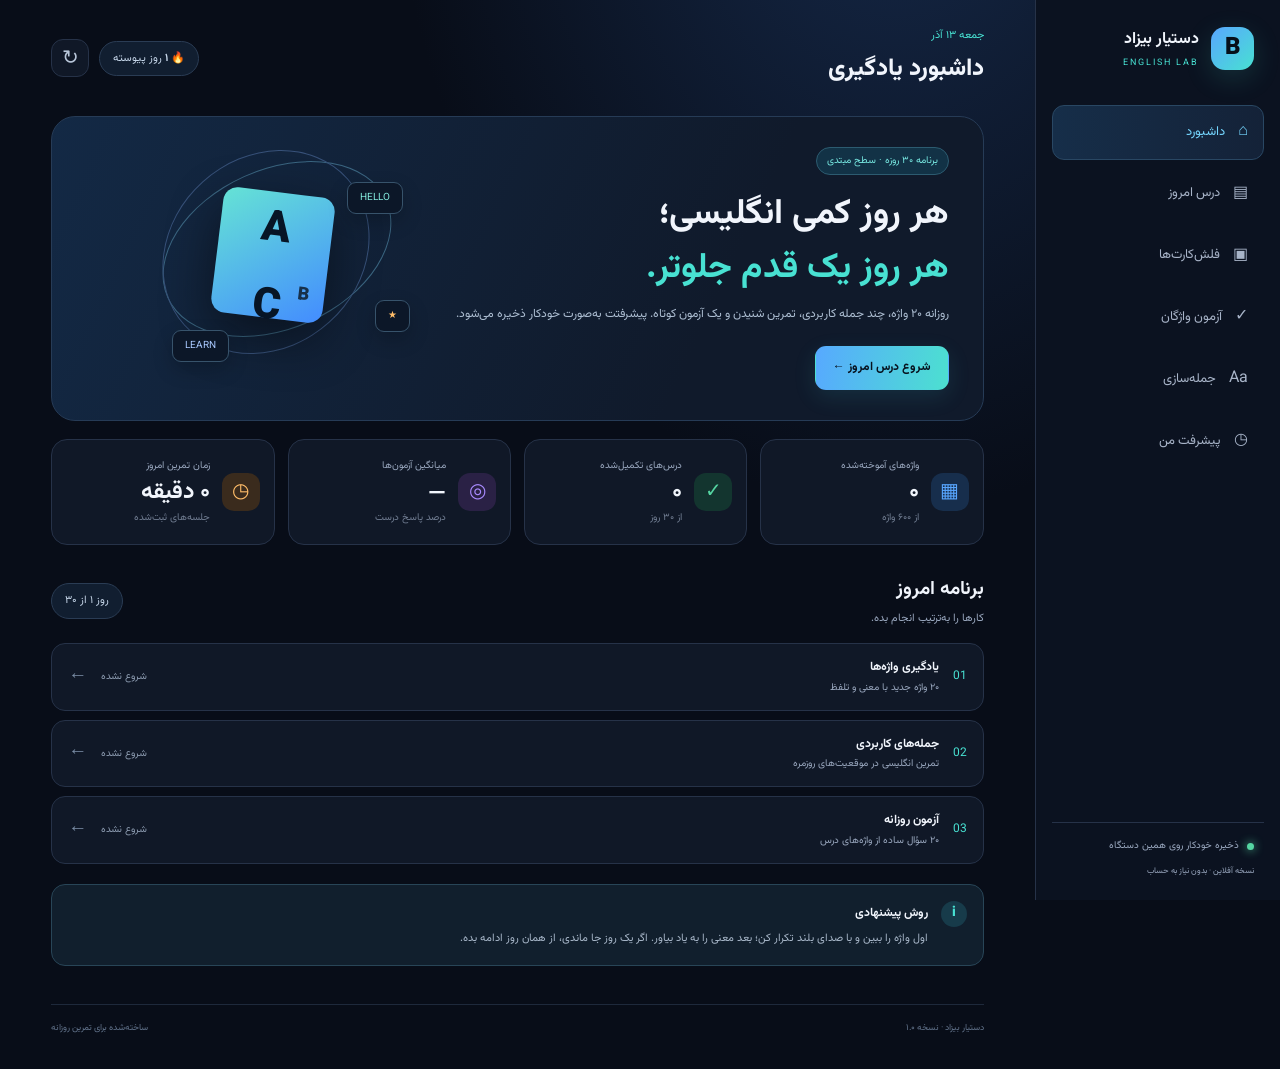
<file: index.html>
<!doctype html>
<html lang="fa" dir="rtl">
<head>
  <meta charset="utf-8">
  <meta name="viewport" content="width=device-width, initial-scale=1">
  <meta name="theme-color" content="#080d18">
  <title>دستیار بیزاد | آموزش روزانه انگلیسی</title>
  <link rel="stylesheet" href="style.css">
</head>
<body>
  <div class="app-shell">
    <aside class="sidebar">
      <div class="brand"><span class="brand-mark">B</span><div><strong>دستیار بیزاد</strong><small>ENGLISH LAB</small></div></div>
      <nav class="nav" aria-label="منوی اصلی">
        <button class="nav-btn active" data-view="home">⌂ <span>داشبورد</span></button>
        <button class="nav-btn" data-view="learn">▤ <span>درس امروز</span></button>
        <button class="nav-btn" data-view="cards">▣ <span>فلش‌کارت‌ها</span></button>
        <button class="nav-btn" data-view="quiz">✓ <span>آزمون واژگان</span></button>
        <button class="nav-btn" data-view="sentences">Aa <span>جمله‌سازی</span></button>
        <button class="nav-btn" data-view="progress">◷ <span>پیشرفت من</span></button>
      </nav>
      <div class="sidebar-bottom"><div class="save-indicator"><span class="pulse"></span> ذخیره خودکار روی همین دستگاه</div><small>نسخه آفلاین · بدون نیاز به حساب</small></div>
    </aside>

    <main class="main">
      <header class="topbar">
        <div><div class="eyebrow" id="todayLabel">برنامه یادگیری</div><h1 id="pageTitle">داشبورد یادگیری</h1></div>
        <div class="top-actions"><span class="streak-pill">🔥 <b id="streakTop">۰</b> روز پیوسته</span><button id="resetBtn" class="icon-btn" title="شروع دوباره">↻</button></div>
      </header>

      <section id="view-home" class="view active">
        <div class="hero">
          <div class="hero-copy"><span class="tag">برنامه ۳۰ روزه · سطح مبتدی</span><h2>هر روز کمی انگلیسی؛<br><em>هر روز یک قدم جلوتر.</em></h2><p>روزانه ۲۰ واژه، چند جمله کاربردی، تمرین شنیدن و یک آزمون کوتاه. پیشرفتت به‌صورت خودکار ذخیره می‌شود.</p><button class="primary-btn" data-go="learn">شروع درس امروز <span>←</span></button></div>
          <div class="hero-art" aria-hidden="true"><div class="orbit orbit-a"></div><div class="orbit orbit-b"></div><div class="book">A<span>B</span>C</div><div class="float-chip chip-one">HELLO</div><div class="float-chip chip-two">LEARN</div><div class="float-chip chip-three">★</div></div>
        </div>
        <div class="stats-grid">
          <article class="stat-card"><span class="stat-icon blue">▦</span><div><small>واژه‌های آموخته‌شده</small><strong id="statLearned">۰</strong><small class="muted">از ۶۰۰ واژه</small></div></article>
          <article class="stat-card"><span class="stat-icon green">✓</span><div><small>درس‌های تکمیل‌شده</small><strong id="statDays">۰</strong><small class="muted">از ۳۰ روز</small></div></article>
          <article class="stat-card"><span class="stat-icon purple">◎</span><div><small>میانگین آزمون‌ها</small><strong id="statScore">—</strong><small class="muted">درصد پاسخ درست</small></div></article>
          <article class="stat-card"><span class="stat-icon orange">◷</span><div><small>زمان تمرین امروز</small><strong id="statMinutes">۰ دقیقه</strong><small class="muted">جلسه‌های ثبت‌شده</small></div></article>
        </div>
        <div class="section-heading"><div><h2>برنامه امروز</h2><p>کارها را به‌ترتیب انجام بده.</p></div><span class="day-chip" id="dayChip">روز ۱ از ۳۰</span></div>
        <div class="task-list">
          <button class="task-row" data-go="learn"><span class="task-number">01</span><span class="task-text"><b>یادگیری واژه‌ها</b><small>۲۰ واژه جدید با معنی و تلفظ</small></span><span class="task-status" id="taskLearn">شروع نشده</span><span class="arrow">←</span></button>
          <button class="task-row" data-go="sentences"><span class="task-number">02</span><span class="task-text"><b>جمله‌های کاربردی</b><small>تمرین انگلیسی در موقعیت‌های روزمره</small></span><span class="task-status" id="taskSent">شروع نشده</span><span class="arrow">←</span></button>
          <button class="task-row" data-go="quiz"><span class="task-number">03</span><span class="task-text"><b>آزمون روزانه</b><small>۲۰ سؤال ساده از واژه‌های درس</small></span><span class="task-status" id="taskQuiz">شروع نشده</span><span class="arrow">←</span></button>
        </div>
        <div class="tip-banner"><span class="tip-symbol">i</span><div><b>روش پیشنهادی</b><p>اول واژه را ببین و با صدای بلند تکرار کن؛ بعد معنی را به یاد بیاور. اگر یک روز جا ماندی، از همان روز ادامه بده.</p></div></div>
      </section>

      <section id="view-learn" class="view">
        <div class="section-heading"><div><h2>درس امروز</h2><p>واژه‌ها را با تلفظ تمرین کن؛ برای شنیدن روی دکمه صدا بزن.</p></div><span class="day-chip" id="learnDay">روز ۱</span></div>
        <div class="lesson-progress"><div><span id="lessonProgressText">۰ از ۲۰ واژه</span><span id="lessonPercent">۰٪</span></div><div class="progress-track"><span id="lessonProgressBar"></span></div></div>
        <div id="lessonWords" class="word-grid"></div>
        <div class="bottom-actions"><button class="secondary-btn" id="markLesson">علامت‌گذاری درس به‌عنوان کامل‌شده</button><button class="primary-btn" data-go="quiz">رفتن به آزمون <span>←</span></button></div>
      </section>

      <section id="view-cards" class="view">
        <div class="section-heading"><div><h2>فلش‌کارت‌ها</h2><p>معنی را حدس بزن، کارت را برگردان و تلفظ را گوش کن.</p></div><span class="day-chip" id="cardCounter">کارت ۱</span></div>
        <div class="flash-wrap"><button class="flash-nav" id="prevCard" aria-label="کارت قبلی">›</button><button id="flashCard" class="flash-card"><span class="flash-label">ENGLISH WORD</span><strong id="flashWord">hello</strong><span id="flashHint">برای دیدن معنی، کارت را برگردان</span><span class="flash-bottom">برای برگرداندن کلیک کن</span></button><button class="flash-nav" id="nextCard" aria-label="کارت بعدی">‹</button></div>
        <div class="flash-controls"><button class="secondary-btn" id="speakCard">🔊 شنیدن تلفظ</button><button class="primary-btn" id="knowCard">بلدم ✓</button><button class="secondary-btn" id="reviewCard">نیاز به مرور</button></div>
        <div class="mini-note">کارت‌ها از واژه‌های درس امروز انتخاب می‌شوند. وضعیت مرور در همین دستگاه ذخیره می‌شود.</div>
      </section>

      <section id="view-quiz" class="view">
        <div class="quiz-intro"><div><span class="tag">آزمون آسان</span><h2>وقت سنجش خودته.</h2><p>۲۰ سؤال مستقیم از واژه‌های درس؛ ترکیبی از انگلیسی به فارسی و فارسی به انگلیسی. بدون جای خالی و جمله‌های سخت.</p></div><div class="quiz-big">20<small>سؤال</small></div></div>
        <div id="quizStartPanel" class="quiz-start"><div class="quiz-start-icon">✓</div><h3>آماده‌ای شروع کنیم؟</h3><p>هر سؤال چهار گزینه دارد. در پایان، نتیجه و پاسخ‌های درست را می‌بینی.</p><button id="startQuiz" class="primary-btn">شروع آزمون</button></div>
        <div id="quizPanel" class="quiz-panel hidden"><div class="quiz-meta"><span id="questionCount">سؤال ۱ از ۲۰</span><span id="liveScore">درست: ۰</span></div><div class="progress-track"><span id="quizBar"></span></div><div class="question-card"><span class="question-type" id="questionType">معنی این کلمه چیست؟</span><h2 id="questionText">hello</h2><button class="sound-small" id="questionSpeak">🔊 تلفظ</button><div id="options" class="options-grid"></div><div id="answerFeedback" class="feedback hidden"></div><div class="question-footer"><button id="nextQuestion" class="primary-btn" disabled>سؤال بعدی ←</button></div></div></div>
        <div id="quizResult" class="quiz-result hidden"></div>
      </section>

      <section id="view-sentences" class="view">
        <div class="section-heading"><div><h2>جمله‌های کاربردی</h2><p>جمله کوتاه را بخوان، تلفظ کن و بعد خودت تکرار کن.</p></div><span class="day-chip">مبتدی</span></div>
        <div class="sentence-card"><div class="sentence-count" id="sentenceCount">جمله ۱ از ۱۰</div><div class="sentence-english" id="sentenceEnglish">Hello, how are you?</div><div class="sentence-persian" id="sentencePersian">سلام، حالت چطور است؟</div><div class="sentence-actions"><button id="sentenceSpeak" class="secondary-btn">🔊 شنیدن جمله</button><button id="showSentenceHint" class="secondary-btn">نمایش راهنمای تلفظ</button></div><div id="sentenceHint" class="hint-box hidden"></div><div class="sentence-nav"><button class="secondary-btn" id="prevSentence">قبلی</button><button class="primary-btn" id="nextSentence">جمله بعدی ←</button></div></div>
        <div class="practice-note"><b>تمرین پیشنهادی</b><p>هر جمله را سه بار با صدای بلند بگو. لازم نیست سریع حرف بزنی؛ واضح گفتن مهم‌تر است.</p></div>
      </section>

      <section id="view-progress" class="view">
        <div class="section-heading"><div><h2>پیشرفت من</h2><p>گزارش یادگیری ذخیره‌شده روی این دستگاه.</p></div><span class="day-chip" id="progressDay">روز ۱</span></div>
        <div class="progress-summary"><div><small>پیشرفت کل برنامه</small><strong id="overallPercent">۰٪</strong><div class="progress-track"><span id="overallBar"></span></div></div><div><small>واژه‌های علامت‌خورده</small><strong id="progressWords">۰ / ۶۰۰</strong></div></div>
        <h3 class="subheading">وضعیت ۳۰ روز</h3><div id="dayGrid" class="day-grid"></div>
        <div class="tip-banner"><span class="tip-symbol">!</span><div><b>نکته مهم درباره ذخیره‌سازی</b><p>اطلاعات در حافظه مرورگر همین دستگاه می‌ماند. پاک‌کردن اطلاعات سایت یا مرورگر ممکن است پیشرفت را حذف کند؛ از دکمه خروجی پشتیبان استفاده کن.</p><div class="backup-actions"><button class="secondary-btn" id="exportData">گرفتن فایل پشتیبان</button><label class="secondary-btn import-label" for="importFile">بازیابی پشتیبان</label><input id="importFile" type="file" accept="application/json" hidden></div></div></div>
      </section>
      <footer class="footer">دستیار بیزاد · نسخه ۱.۰ <span>ساخته‌شده برای تمرین روزانه</span></footer>
    </main>
  </div>
  <div id="toast" class="toast" role="status" aria-live="polite"></div>
  <script src="script.js"></script>
</body>
</html>
</file>
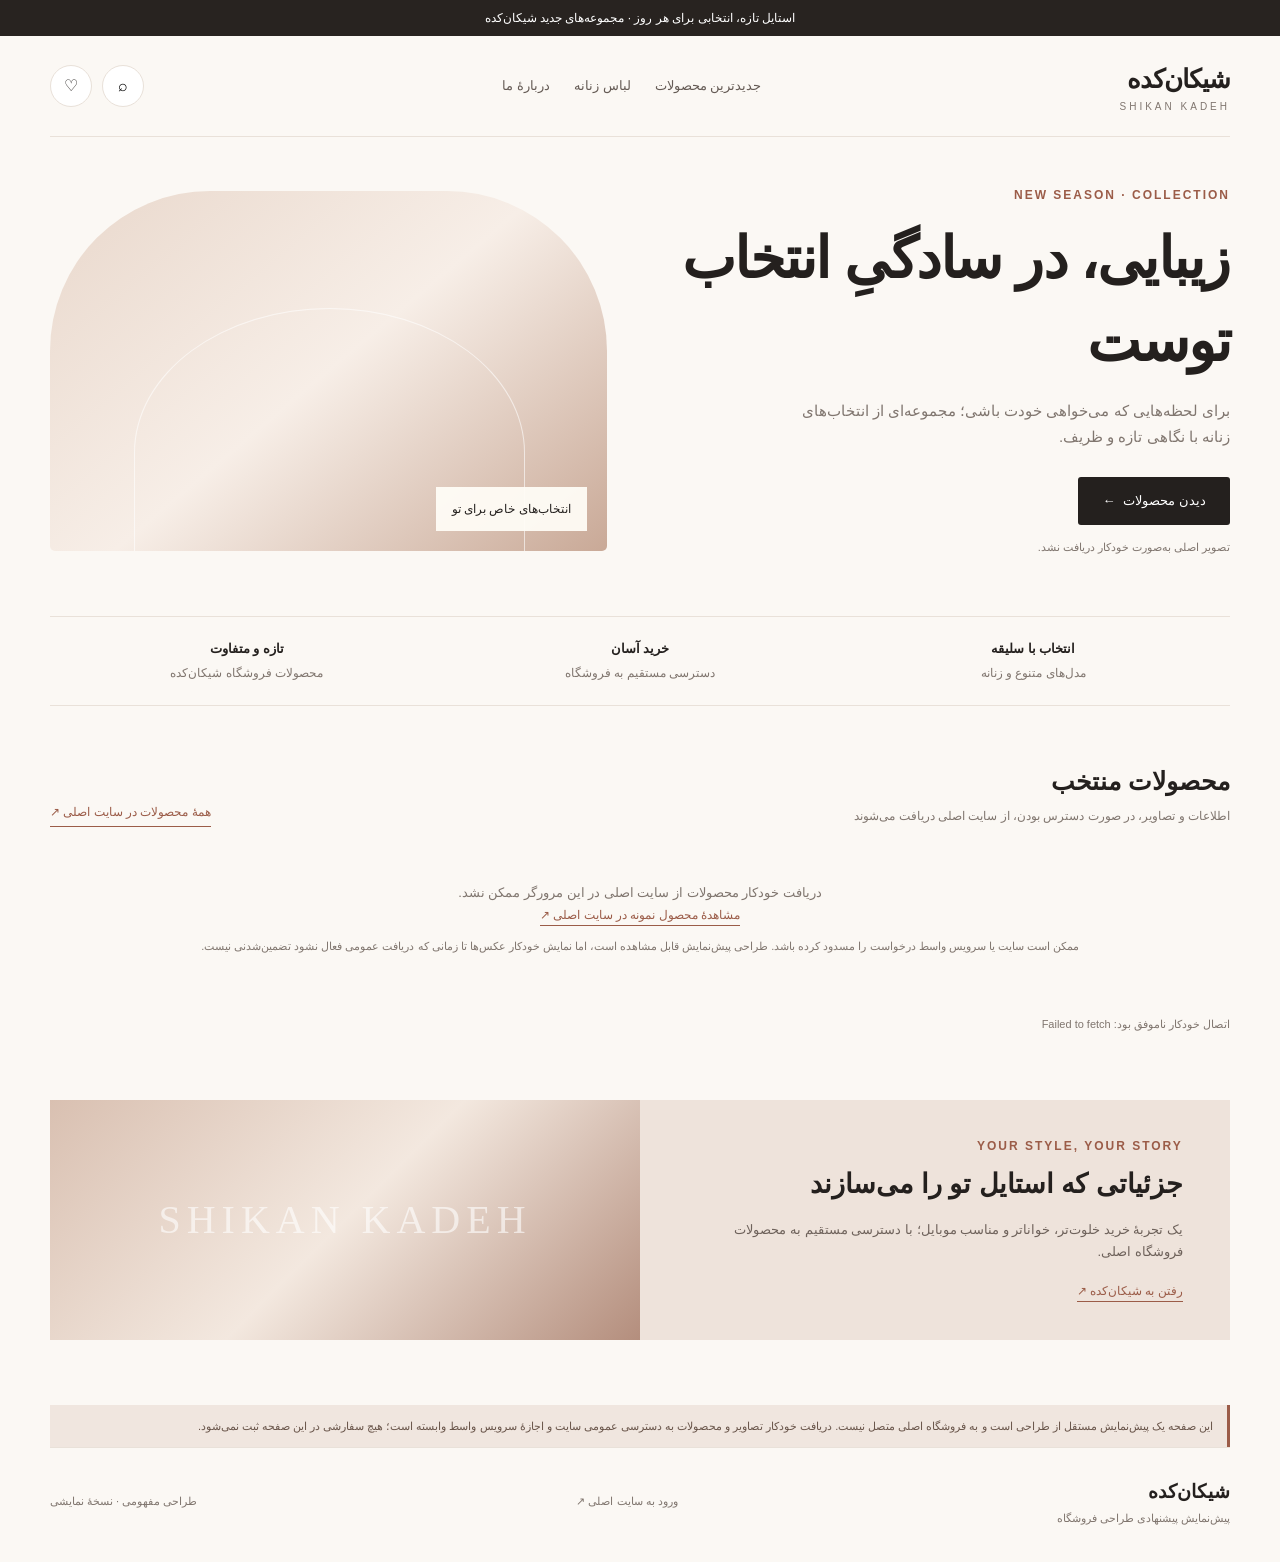
<file: shikankade-preview.html>
<!doctype html>
<html lang="fa" dir="rtl">
<head>
<meta charset="utf-8"><meta name="viewport" content="width=device-width, initial-scale=1">
<meta name="theme-color" content="#f8f5f1"><title>شیکان‌کده | پیش‌نمایش طراحی جدید</title>
<style>
:root{--ink:#24201e;--muted:#80766f;--paper:#fbf8f4;--card:#fff;--line:#e9e1d9;--accent:#9b5c48;--accent2:#d8b9a7;--soft:#f0e6df;--shadow:0 12px 35px #39251b0c}*{box-sizing:border-box}html{scroll-behavior:smooth}body{margin:0;background:var(--paper);color:var(--ink);font-family:Tahoma,Arial,sans-serif;line-height:1.7}a{color:inherit;text-decoration:none}button,input{font:inherit}.topnote{background:#282320;color:#fff;text-align:center;font-size:12px;padding:8px 12px}.wrap{width:min(1180px,calc(100% - 32px));margin:auto}.header{display:flex;align-items:center;justify-content:space-between;gap:18px;padding:21px 0;border-bottom:1px solid var(--line)}.brand{font-size:26px;font-weight:900;letter-spacing:-1px}.brand small{display:block;font-size:10px;font-weight:400;letter-spacing:3px;color:var(--muted);text-align:center;margin-top:-4px}.nav{display:flex;gap:24px;font-size:13px;color:#655b55}.nav a:hover{color:var(--accent)}.head-actions{display:flex;gap:10px;align-items:center}.iconbtn{border:1px solid var(--line);background:#fff;border-radius:50%;width:42px;height:42px;display:grid;place-items:center;cursor:pointer}.hero{display:grid;grid-template-columns:1.03fr .97fr;gap:32px;align-items:center;padding:38px 0 48px}.hero-copy{padding:10px 0}.eyebrow{font-size:12px;letter-spacing:2px;color:var(--accent);font-weight:bold}.hero h1{font-size:clamp(32px,5vw,57px);line-height:1.45;margin:12px 0 16px;letter-spacing:-1.5px}.hero p{color:var(--muted);max-width:460px;font-size:15px}.btn{display:inline-flex;align-items:center;justify-content:center;gap:8px;background:var(--ink);color:white;border:0;padding:13px 24px;border-radius:3px;cursor:pointer;margin-top:13px;font-size:13px}.btn:hover{background:var(--accent)}.hero-visual{min-height:360px;border-radius:160px 160px 5px 5px;background:linear-gradient(140deg,#e9d8cc,#f7eee7 50%,#c9a997);position:relative;overflow:hidden;display:flex;align-items:center;justify-content:center}.hero-visual:before{content:"";position:absolute;width:70%;height:80%;border:1px solid #fff9;border-radius:50% 50% 0 0;bottom:-13%;left:15%}.hero-visual img{position:absolute;width:100%;height:100%;object-fit:cover;inset:0;opacity:0;transition:opacity .3s}.hero-visual img.ready{opacity:1}.hero-label{position:absolute;bottom:20px;right:20px;background:#fffdf7eF;padding:12px 16px;font-size:12px;z-index:2}.features{display:grid;grid-template-columns:repeat(3,1fr);border-top:1px solid var(--line);border-bottom:1px solid var(--line);padding:18px 0;margin-bottom:54px}.feature{text-align:center;font-size:12px;color:var(--muted);padding:3px 12px}.feature strong{display:block;color:var(--ink);font-size:13px;margin-bottom:3px}.section-head{display:flex;align-items:end;justify-content:space-between;gap:15px;margin-bottom:20px}.section-head h2{font-size:25px;margin:0}.section-head p{font-size:12px;color:var(--muted);margin:4px 0 0}.textlink{font-size:12px;color:var(--accent);border-bottom:1px solid var(--accent);padding-bottom:3px}.products{display:grid;grid-template-columns:repeat(4,minmax(0,1fr));gap:18px}.product{min-width:0;background:var(--card);border:1px solid #eee7e0;box-shadow:var(--shadow);position:relative}.photo{aspect-ratio:3/4;background:linear-gradient(145deg,#eee2d8,#f8f3ed);position:relative;overflow:hidden;display:grid;place-items:center}.photo img{width:100%;height:100%;object-fit:cover;display:block}.photo .placeholder{font-size:12px;color:#9b8578;text-align:center;padding:18px}.tag{position:absolute;top:10px;right:10px;background:#fffdf4e8;padding:4px 8px;font-size:10px}.product-info{padding:13px}.product h3{font-size:13px;margin:0 0 7px;font-weight:600;line-height:1.8}.price{font-weight:bold;font-size:13px}.price small{font-size:10px;color:var(--muted);font-weight:normal}.product-link{display:block;margin-top:10px;border-top:1px solid var(--line);padding-top:9px;color:var(--accent);font-size:11px}.loading{padding:35px;text-align:center;color:var(--muted);font-size:13px;grid-column:1/-1}.status{font-size:11px;color:var(--muted);margin-top:13px;min-height:20px}.editorial{margin:65px 0;background:#eee3db;display:grid;grid-template-columns:1fr 1fr;align-items:center;min-height:240px}.editorial-copy{padding:30px 8%}.editorial h2{font-size:27px;line-height:1.6;margin:6px 0}.editorial p{font-size:13px;color:#6e625b}.editorial-art{height:100%;min-height:240px;background:linear-gradient(135deg,#d9c0b1,#f3e8df,#b48e7d);position:relative;overflow:hidden}.editorial-art:after{content:"SHIKAN KADEH";position:absolute;inset:0;display:grid;place-items:center;font-family:Georgia,serif;letter-spacing:6px;font-size:clamp(20px,4vw,40px);color:#fff9}.footer{border-top:1px solid var(--line);padding:28px 0 35px;display:flex;justify-content:space-between;gap:18px;align-items:center;color:var(--muted);font-size:11px}.footer strong{font-size:19px;color:var(--ink)}.preview-note{margin:25px auto 0;padding:12px 14px;background:#f0e6df;border-right:3px solid var(--accent);font-size:11px;color:#69554a}.mobile-nav{display:none}
@media(max-width:850px){.nav{gap:12px}.hero{gap:20px}.products{grid-template-columns:repeat(3,minmax(0,1fr))}.hero-visual{min-height:320px}}
@media(max-width:600px){.wrap{width:calc(100% - 24px)}.topnote{font-size:10px}.header{padding:13px 0}.brand{font-size:22px}.nav{display:none}.head-actions .iconbtn:first-child{display:none}.hero{grid-template-columns:1fr;padding:22px 0 28px;gap:19px}.hero-copy{order:2;padding:0 4px}.hero h1{font-size:35px;margin:7px 0 9px}.hero p{font-size:13px;margin:6px 0}.hero-visual{order:1;min-height:280px;border-radius:125px 125px 4px 4px;margin:0 13px}.btn{padding:12px 20px}.features{margin-bottom:38px;padding:13px 0}.feature{font-size:10px;padding:2px 5px}.feature strong{font-size:11px}.section-head h2{font-size:21px}.section-head p{font-size:10px}.products{grid-template-columns:repeat(2,minmax(0,1fr));gap:11px}.product-info{padding:10px}.product h3{font-size:12px}.photo{aspect-ratio:3/4}.editorial{grid-template-columns:1fr;margin:42px 0}.editorial-copy{padding:24px}.editorial-art{min-height:150px;order:-1}.footer{align-items:flex-start;flex-direction:column}.mobile-nav{display:flex;position:sticky;bottom:0;background:#fffefaed;backdrop-filter:blur(12px);border-top:1px solid var(--line);justify-content:space-around;padding:10px 4px;z-index:5;font-size:10px;color:#74665d}.mobile-nav a{display:flex;flex-direction:column;align-items:center;gap:2px}}
</style></head>
<body>
<div class="topnote">استایل تازه، انتخابی برای هر روز · مجموعه‌های جدید شیکان‌کده</div>
<header class="wrap header"><a class="brand" href="https://www.shikankade.ir/" target="_blank" rel="noopener">شیکان‌کده<small>SHIKAN KADEH</small></a><nav class="nav"><a href="#products">جدیدترین محصولات</a><a href="#products">لباس زنانه</a><a href="#about">دربارهٔ ما</a></nav><div class="head-actions"><button class="iconbtn" aria-label="جستجو" onclick="document.getElementById('products').scrollIntoView({behavior:'smooth'})">⌕</button><a class="iconbtn" aria-label="فروشگاه اصلی" href="https://www.shikankade.ir/" target="_blank" rel="noopener">♡</a></div></header>
<main class="wrap"><section class="hero"><div class="hero-copy"><div class="eyebrow">NEW SEASON · COLLECTION</div><h1>زیبایی، در سادگیِ انتخاب توست</h1><p>برای لحظه‌هایی که می‌خواهی خودت باشی؛ مجموعه‌ای از انتخاب‌های زنانه با نگاهی تازه و ظریف.</p><a class="btn" href="#products">دیدن محصولات <span>←</span></a><div id="heroStatus" class="status">در حال دریافت تصویر از فروشگاه اصلی…</div></div><div class="hero-visual"><img id="heroImage" alt="تصویر محصول از فروشگاه شیکان‌کده" referrerpolicy="no-referrer"><div class="hero-label">انتخاب‌های خاص برای تو</div></div></section>
<div class="features"><div class="feature"><strong>انتخاب با سلیقه</strong>مدل‌های متنوع و زنانه</div><div class="feature"><strong>خرید آسان</strong>دسترسی مستقیم به فروشگاه</div><div class="feature"><strong>تازه و متفاوت</strong>محصولات فروشگاه شیکان‌کده</div></div>
<section id="products"><div class="section-head"><div><h2>محصولات منتخب</h2><p>اطلاعات و تصاویر، در صورت دسترس بودن، از سایت اصلی دریافت می‌شوند</p></div><a class="textlink" href="https://www.shikankade.ir/" target="_blank" rel="noopener">همهٔ محصولات در سایت اصلی ↗</a></div><div id="productGrid" class="products"><div class="loading">در حال تلاش برای دریافت محصولات و تصاویر از سایت اصلی…</div></div><div id="loadStatus" class="status" aria-live="polite"></div></section>
<section class="editorial" id="about"><div class="editorial-copy"><div class="eyebrow">YOUR STYLE, YOUR STORY</div><h2>جزئیاتی که استایل تو را می‌سازند</h2><p>یک تجربهٔ خرید خلوت‌تر، خواناتر و مناسب موبایل؛ با دسترسی مستقیم به محصولات فروشگاه اصلی.</p><a class="textlink" href="https://www.shikankade.ir/" target="_blank" rel="noopener">رفتن به شیکان‌کده ↗</a></div><div class="editorial-art" aria-hidden="true"></div></section>
<div class="preview-note">این صفحه یک پیش‌نمایش مستقل از طراحی است و به فروشگاه اصلی متصل نیست. دریافت خودکار تصاویر و محصولات به دسترسی عمومی سایت و اجازهٔ سرویس واسط وابسته است؛ هیچ سفارشی در این صفحه ثبت نمی‌شود.</div></main>
<footer class="wrap footer"><div><strong>شیکان‌کده</strong><div>پیش‌نمایش پیشنهادی طراحی فروشگاه</div></div><a href="https://www.shikankade.ir/" target="_blank" rel="noopener">ورود به سایت اصلی ↗</a><span>طراحی مفهومی · نسخهٔ نمایشی</span></footer>
<nav class="mobile-nav"><a href="#">⌂<span>خانه</span></a><a href="#products">▦<span>محصولات</span></a><a href="#about">♡<span>درباره</span></a><a href="https://www.shikankade.ir/" target="_blank" rel="noopener">↗<span>سایت اصلی</span></a></nav>
<script>
(()=>{'use strict';
const BASE='https://www.shikankade.ir';
const PRODUCT_URL=BASE+'/product/%D9%85%D8%A7%DA%A9%D8%B3%DB%8C-%D8%B2%D9%86%D8%A7%D9%86%D9%87-%D8%B1%DB%8C%D8%B4%D9%87-%D8%AF%D8%A7%D8%B1-%D9%88-%D8%B2%D8%B1%DA%A9%D9%88%D8%A8/';
const grid=document.getElementById('productGrid'), status=document.getElementById('loadStatus'), heroStatus=document.getElementById('heroStatus');
const esc=s=>String(s??'').replace(/[&<>"']/g,c=>({'&':'&amp;','<':'&lt;','>':'&gt;','"':'&quot;',"'":'&#39;'}[c]));
const cleanUrl=u=>{try{let x=new URL(u,BASE);return /^https?:$/.test(x.protocol)?x.href:''}catch{return ''}};
async function getText(url){const targets=[`https://api.allorigins.win/raw?url=${encodeURIComponent(url)}`,`https://corsproxy.io/?url=${encodeURIComponent(url)}`];let last;for(const proxy of targets){try{const r=await fetch(proxy,{signal:AbortSignal.timeout(10000),cache:'no-store'});if(!r.ok)throw Error('HTTP '+r.status);const t=await r.text();if(t&&t.length>100)return t;throw Error('empty response')}catch(e){last=e}}throw last||Error('fetch failed')}
function meta(doc,selectors){for(const s of selectors){const el=doc.querySelector(s);if(el){const v=el.getAttribute('content')||el.getAttribute('href')||el.textContent;if(v&&v.trim())return v.trim()}}return ''}
function fromHtml(html,url){const d=new DOMParser().parseFromString(html,'text/html');const title=meta(d,['meta[property="og:title"]','meta[name="twitter:title"]','h1.product_title','h1'])||'ماکسی زنانه ریشه‌دار و زرکوب';let image=meta(d,['meta[property="og:image"]','meta[name="twitter:image"]','link[rel="image_src"]']);if(!image){const im=d.querySelector('.woocommerce-product-gallery img, img.wp-post-image, main img');if(im)image=im.getAttribute('data-src')||im.getAttribute('src')||''}image=cleanUrl(image);let price=meta(d,['meta[property="product:price:amount"]']);if(!price){const el=d.querySelector('.summary .price .amount, .product .price .amount, .price');if(el)price=el.textContent.trim()}return {name:title.replace(/\s*[|–-]\s*شیکان.?کده.*$/i,''),image,price,url};}
function render(products){grid.innerHTML='';if(!products.length)throw Error('no products');products.slice(0,12).forEach((p,i)=>{const name=esc(p.name||p.title||'محصول شیکان‌کده');const url=cleanUrl(p.url||p.permalink||PRODUCT_URL)||PRODUCT_URL;const img=cleanUrl(p.image||p.images?.[0]?.src||p.images?.[0]?.thumbnail);let price=p.price_html||p.price||p.prices?.price||'';if(typeof price==='string'&&/<[a-z][\s\S]*>/i.test(price))price=price.replace(/<[^>]*>/g,' ').replace(/\s+/g,' ').trim();if(typeof price==='number')price=price.toLocaleString('fa-IR');if(typeof price==='string'&&/^\d+$/.test(price))price=Number(price).toLocaleString('fa-IR');const card=document.createElement('article');card.className='product';card.innerHTML=`<a href="${esc(url)}" target="_blank" rel="noopener"><div class="photo">${img?`<img loading="lazy" referrerpolicy="no-referrer" src="${esc(img)}" alt="${name}">`:'<div class="placeholder">تصویر محصول در دسترس نیست</div>'}<span class="tag">${i===0?'پیشنهاد ما':'شیکان‌کده'}</span></div></a><div class="product-info"><h3>${name}</h3><div class="price">${price?esc(price):'مشاهدهٔ قیمت در سایت اصلی'} ${price?'<small>تومان</small>':''}</div><a class="product-link" href="${esc(url)}" target="_blank" rel="noopener">مشاهدهٔ محصول در فروشگاه ↗</a></div>`;const im=card.querySelector('img');if(im)im.addEventListener('error',()=>{im.remove();card.querySelector('.photo').insertAdjacentHTML('afterbegin','<div class="placeholder">بارگذاری تصویر ممکن نشد</div>')},{once:true});grid.appendChild(card)});}
async function load(){try{
 // Try public WooCommerce Store API through CORS proxies first.
 let products=[];for(const api of [BASE+'/wp-json/wc/store/products?per_page=12&orderby=date&order=desc',BASE+'/wp-json/wc/store/products?per_page=12']){try{const txt=await getText(api);const data=JSON.parse(txt);if(Array.isArray(data)&&data.length){products=data.map(p=>({name:p.name,url:p.permalink,image:p.images?.[0]?.src,price:p.prices?.price?Number(p.prices.price)/Math.pow(10,p.prices.currency_minor_unit||0):'',price_html:p.prices?.price?Number(p.prices.price)/Math.pow(10,p.prices.currency_minor_unit||0):''}));break}}catch(e){}}
 if(products.length){render(products);status.textContent='محصولات از API عمومی فروشگاه دریافت شدند؛ تصاویر از آدرس اصلی بارگذاری می‌شوند.';const first=products.find(p=>p.image);if(first?.image){const im=document.getElementById('heroImage');im.src=first.image;im.onload=()=>im.classList.add('ready');heroStatus.textContent='تصویر از فروشگاه اصلی بارگذاری می‌شود.'}return}
 // Fallback: scrape the public product page's Open Graph metadata.
 const html=await getText(PRODUCT_URL);const p=fromHtml(html,PRODUCT_URL);render([p]);if(p.image){const im=document.getElementById('heroImage');im.src=p.image;im.onload=()=>im.classList.add('ready');heroStatus.textContent='تصویر محصول از صفحهٔ اصلی دریافت شد.'}status.textContent='اطلاعات یک محصول از صفحهٔ عمومی دریافت شد؛ برای دریافت فهرست کامل باید API عمومی فروشگاه در دسترس باشد.';
 }catch(e){grid.innerHTML=`<article class="loading">دریافت خودکار محصولات از سایت اصلی در این مرورگر ممکن نشد.<br><a class="textlink" href="${PRODUCT_URL}" target="_blank" rel="noopener">مشاهدهٔ محصول نمونه در سایت اصلی ↗</a><p style="font-size:11px">ممکن است سایت یا سرویس واسط درخواست را مسدود کرده باشد. طراحی پیش‌نمایش قابل مشاهده است، اما نمایش خودکار عکس‌ها تا زمانی که دریافت عمومی فعال نشود تضمین‌شدنی نیست.</p></article>`;status.textContent='اتصال خودکار ناموفق بود: '+(e?.message||'خطای شبکه');heroStatus.textContent='تصویر اصلی به‌صورت خودکار دریافت نشد.';}}
load();
})();
</script></body></html>
</file>
<file: style.css>
@import url('https://fonts.googleapis.com/css2?family=Vazirmatn:wght@400;500;600;700;800&display=swap');
:root{--bg:#080d18;--panel:#101827;--panel2:#141f31;--line:#263248;--text:#f1f5fc;--muted:#9aa8bf;--blue:#58a6ff;--cyan:#48e1d2;--green:#55d6a2;--purple:#a98bff;--orange:#ffbd69;--radius:18px}
*{box-sizing:border-box}body{margin:0;background:radial-gradient(ellipse at 70% -20%,#162a4b 0,transparent 40%),var(--bg);color:var(--text);font-family:"Vazirmatn",Tahoma,sans-serif;font-size:14px;line-height:1.8}button{font:inherit;cursor:pointer}button:focus-visible,input:focus-visible{outline:2px solid var(--cyan);outline-offset:3px}.app-shell{min-height:100vh;display:grid;grid-template-columns:245px minmax(0,1fr);max-width:1600px;margin:auto}.sidebar{border-left:1px solid var(--line);padding:26px 16px 20px;display:flex;flex-direction:column;background:#0b1220;position:sticky;top:0;height:100vh}.brand{display:flex;align-items:center;gap:12px;padding:0 10px 34px}.brand-mark{display:grid;place-items:center;width:43px;height:43px;border-radius:14px;background:linear-gradient(135deg,var(--blue),var(--cyan));color:#06101a;font-size:24px;font-weight:900;box-shadow:0 8px 28px #48e1d226}.brand strong{display:block;font-size:16px}.brand small{font-size:9px;letter-spacing:2px;color:var(--cyan);direction:ltr;display:block;text-align:right}.nav{display:grid;gap:7px}.nav-btn{border:1px solid transparent;background:transparent;color:#a8b4c8;padding:12px 15px;text-align:right;border-radius:12px;display:flex;align-items:center;gap:13px;font-size:16px}.nav-btn span{font-size:13px}.nav-btn:hover{background:#131f31;color:#fff}.nav-btn.active{background:linear-gradient(90deg,#162e49,#142238);border-color:#294763;color:#75d7ff}.sidebar-bottom{margin-top:auto;padding:14px 10px 0;border-top:1px solid var(--line);color:var(--muted);font-size:10px}.save-indicator{display:flex;align-items:center;gap:8px;margin-bottom:7px}.pulse{width:7px;height:7px;background:var(--green);border-radius:50%;box-shadow:0 0 10px #55d6a2}.main{padding:26px clamp(18px,4vw,56px) 18px;min-width:0}.topbar{display:flex;justify-content:space-between;align-items:center;margin-bottom:25px;gap:15px}.eyebrow{color:var(--cyan);font-size:11px;margin-bottom:2px}.topbar h1{font-size:24px;margin:0;font-weight:800}.top-actions{display:flex;align-items:center;gap:10px}.streak-pill,.day-chip{border:1px solid #2a3c54;background:#111e30;border-radius:99px;padding:7px 13px;color:#c7d7ea;font-size:11px;white-space:nowrap}.icon-btn{border:1px solid var(--line);background:var(--panel);color:#b8c6d9;border-radius:12px;width:38px;height:38px;font-size:20px}.view{display:none;animation:fade .25s ease}.view.active{display:block}@keyframes fade{from{opacity:.4;transform:translateY(4px)}to{opacity:1;transform:none}}.hero{display:grid;grid-template-columns:1.25fr .75fr;min-height:270px;overflow:hidden;border:1px solid #263b56;border-radius:24px;background:linear-gradient(115deg,#132945,#101a2b 70%);padding:30px 34px;position:relative}.hero-copy{position:relative;z-index:1}.tag{display:inline-flex;border:1px solid #2c5b70;background:#123246;color:#77e8e1;border-radius:99px;padding:4px 10px;font-size:10px}.hero h2{font-size:clamp(24px,3vw,35px);line-height:1.55;margin:13px 0 8px}.hero h2 em{font-style:normal;color:var(--cyan)}.hero p{color:#adbed2;max-width:520px;font-size:12px;margin:0 0 20px}.primary-btn,.secondary-btn{border-radius:11px;padding:10px 17px;border:1px solid transparent;font-weight:700;font-size:12px;transition:.18s}.primary-btn{background:linear-gradient(100deg,#57a9ff,#4ce0d0);color:#07121e;box-shadow:0 7px 22px #3cbdca22}.primary-btn:hover{filter:brightness(1.08);transform:translateY(-1px)}.secondary-btn{background:#141f30;border-color:#2c3a50;color:#d0d9e7}.secondary-btn:hover{border-color:#5e88a6;background:#19283b}.hero-art{position:relative;min-height:210px}.orbit{position:absolute;border:1px solid #3a6580;border-radius:50%;transform:rotate(-24deg)}.orbit-a{width:240px;height:160px;right:4%;top:22px}.orbit-b{width:190px;height:220px;right:15%;top:-5px;transform:rotate(48deg);border-color:#375179}.book{position:absolute;right:25%;top:45px;width:112px;height:126px;display:grid;place-items:center;border-radius:14px;background:linear-gradient(145deg,#65e3d5,#438cff);color:#071526;font-weight:900;font-size:43px;box-shadow:0 18px 50px #0007;transform:rotate(7deg)}.book span{position:absolute;font-size:18px;right:15px;bottom:10px;color:#17304a}.float-chip{position:absolute;background:#0c1728;border:1px solid #37536b;border-radius:9px;padding:6px 12px;color:#83e9dc;font-size:10px;direction:ltr;box-shadow:0 8px 20px #0003}.chip-one{right:2%;top:35px}.chip-two{right:56%;bottom:28px;color:#a9c9ff}.chip-three{right:0;bottom:58px;color:var(--orange)}.stats-grid{display:grid;grid-template-columns:repeat(4,minmax(0,1fr));gap:13px;margin:18px 0 28px}.stat-card{display:flex;gap:12px;align-items:center;padding:17px 14px;background:var(--panel);border:1px solid var(--line);border-radius:16px;min-width:0}.stat-icon{flex:none;width:38px;height:38px;display:grid;place-items:center;border-radius:12px;font-size:20px}.blue{background:#172e4c;color:var(--blue)}.green{background:#13352f;color:var(--green)}.purple{background:#2a2145;color:var(--purple)}.orange{background:#3a2b1d;color:var(--orange)}.stat-card small{display:block;color:var(--muted);font-size:10px}.stat-card strong{display:block;font-size:23px;line-height:1.5}.muted{opacity:.7}.section-heading{display:flex;justify-content:space-between;align-items:center;gap:15px;margin:22px 0 14px}.section-heading h2{margin:0;font-size:19px}.section-heading p{margin:2px 0 0;color:var(--muted);font-size:11px}.task-list{display:grid;gap:9px}.task-row{display:flex;align-items:center;gap:14px;width:100%;padding:13px 16px;background:#101827;border:1px solid var(--line);border-radius:14px;text-align:right;color:var(--text)}.task-row:hover{border-color:#426783;background:#132035}.task-number{font-size:12px;color:var(--cyan);direction:ltr}.task-text{flex:1}.task-text b,.task-text small{display:block}.task-text b{font-size:12px}.task-text small{font-size:10px;color:var(--muted)}.task-status{font-size:10px;color:#8e9db2;white-space:nowrap}.task-status.done{color:var(--green)}.arrow{color:#7a8da5;font-size:19px}.tip-banner{display:flex;gap:13px;padding:16px;background:#111f2d;border:1px solid #284557;border-radius:14px;margin-top:20px}.tip-symbol{flex:none;width:26px;height:26px;border-radius:50%;display:grid;place-items:center;background:#173b4a;color:var(--cyan);font-weight:800}.tip-banner b{font-size:12px}.tip-banner p{margin:3px 0 0;color:#a8b7c9;font-size:11px}.lesson-progress{padding:15px 17px;border:1px solid var(--line);background:var(--panel);border-radius:14px;margin-bottom:16px}.lesson-progress>div:first-child{display:flex;justify-content:space-between;color:#bdc9d9;font-size:11px;margin-bottom:8px}.progress-track{height:7px;background:#263247;border-radius:99px;overflow:hidden}.progress-track span{display:block;height:100%;width:0;background:linear-gradient(90deg,var(--blue),var(--cyan));border-radius:99px;transition:width .3s}.word-grid{display:grid;grid-template-columns:repeat(4,minmax(0,1fr));gap:11px}.word-card{background:var(--panel);border:1px solid var(--line);border-radius:14px;padding:14px;min-width:0;position:relative}.word-card.learned{border-color:#2b806c;background:linear-gradient(145deg,#112820,#101827)}.word-top{display:flex;justify-content:space-between;gap:5px;align-items:center}.word-en{font-size:17px;font-weight:800;direction:ltr;text-align:left;overflow-wrap:anywhere}.sound-btn{border:1px solid #2c4058;background:#172438;color:#81d7e7;border-radius:8px;width:29px;height:29px}.word-fa{font-size:12px;color:#c1cddd;margin-top:8px}.word-meta{font-size:9px;color:#8292a9;margin-top:8px;display:flex;justify-content:space-between;gap:4px}.word-toggle{margin-top:10px;width:100%;padding:6px;border-radius:8px;background:#152238;border:1px solid #2b3e57;color:#aebfd3;font-size:10px}.learned .word-toggle{background:#15382e;border-color:#276b58;color:#73e4b4}.bottom-actions{display:flex;justify-content:space-between;gap:10px;margin-top:18px;flex-wrap:wrap}.flash-wrap{display:flex;align-items:center;justify-content:center;gap:14px;margin:28px auto 18px;max-width:720px}.flash-card{width:min(100%,510px);height:300px;border:1px solid #31506b;border-radius:24px;background:radial-gradient(ellipse at top,#1b3855,#101827 70%);color:var(--text);display:flex;flex-direction:column;align-items:center;justify-content:center;gap:12px;box-shadow:0 20px 60px #0002}.flash-label{font-size:10px;letter-spacing:3px;color:var(--cyan);direction:ltr}.flash-card strong{font-size:clamp(35px,6vw,54px);direction:ltr}.flash-card #flashHint{color:#b5c6db}.flash-bottom{font-size:10px;color:#70829b;margin-top:20px}.flash-nav{width:40px;height:40px;border:1px solid var(--line);border-radius:50%;background:var(--panel);color:#a6c6df;font-size:23px}.flash-controls{display:flex;justify-content:center;gap:10px;flex-wrap:wrap}.mini-note{text-align:center;color:var(--muted);font-size:10px;margin-top:22px}.quiz-intro{display:flex;align-items:center;justify-content:space-between;padding:24px 28px;background:linear-gradient(115deg,#142a43,#111827);border:1px solid #2b4057;border-radius:20px}.quiz-intro h2{font-size:24px;margin:10px 0 3px}.quiz-intro p{font-size:11px;color:var(--muted);max-width:520px;margin:0}.quiz-big{font-size:44px;font-weight:800;color:var(--cyan);direction:ltr;text-align:center;padding:0 15px}.quiz-big small{display:block;font-size:10px;color:var(--muted);font-weight:400;direction:rtl}.quiz-start{text-align:center;margin:20px auto;padding:34px 20px;background:var(--panel);border:1px solid var(--line);border-radius:18px}.quiz-start-icon{margin:auto;width:48px;height:48px;display:grid;place-items:center;border-radius:15px;background:#143c36;color:var(--green);font-size:24px}.quiz-start h3{margin:12px 0 2px}.quiz-start p{color:var(--muted);font-size:11px;margin:0 0 17px}.hidden{display:none!important}.quiz-panel{max-width:800px;margin:22px auto}.quiz-meta{display:flex;justify-content:space-between;color:#b4c3d6;font-size:11px;margin-bottom:8px}.question-card{margin-top:17px;padding:25px;background:var(--panel);border:1px solid var(--line);border-radius:18px}.question-type{color:var(--cyan);font-size:11px}.question-card h2{font-size:30px;direction:ltr;text-align:center;margin:15px 0 3px}.sound-small{display:block;margin:0 auto 20px;border:0;background:transparent;color:#8cb9d6;font-size:11px}.options-grid{display:grid;grid-template-columns:1fr 1fr;gap:10px}.option-btn{border:1px solid #2a394e;border-radius:12px;padding:12px;background:#121e2f;color:#e1e9f4;text-align:center;font-size:12px}.option-btn:hover:not(:disabled){border-color:#5794b9;background:#182b40}.option-btn.correct{border-color:#3ab78d;background:#12382f;color:#9af0cb}.option-btn.wrong{border-color:#e17e7e;background:#3a2029;color:#ffc0c0}.feedback{padding:10px 13px;margin-top:14px;border-radius:10px;background:#14283a;color:#bcd4e8;font-size:11px}.question-footer{display:flex;justify-content:flex-end;margin-top:16px}.quiz-result{margin:20px auto;padding:30px;text-align:center;border:1px solid #2b4d5d;background:var(--panel);border-radius:20px}.result-score{font-size:48px;color:var(--cyan);font-weight:800;direction:ltr}.quiz-result p{color:var(--muted);font-size:12px}.result-review{text-align:right;margin-top:20px}.review-item{padding:10px 0;border-bottom:1px solid var(--line);font-size:11px}.review-item b{direction:ltr;display:inline-block}.sentence-card{max-width:760px;margin:22px auto;padding:clamp(22px,5vw,45px);text-align:center;border:1px solid #2a4158;border-radius:22px;background:radial-gradient(ellipse at top,#172c45,#101827 70%)}.sentence-count{font-size:10px;color:var(--cyan)}.sentence-english{direction:ltr;font-size:clamp(23px,4vw,34px);font-weight:800;margin:22px 0 6px}.sentence-persian{font-size:15px;color:#c5d2e3}.sentence-actions{display:flex;justify-content:center;gap:8px;flex-wrap:wrap;margin:24px 0 10px}.hint-box{background:#17273a;border:1px solid #2b4056;border-radius:10px;padding:12px;color:#a8c7df;font-size:12px;margin:12px 0}.sentence-nav{display:flex;justify-content:space-between;margin-top:25px}.practice-note{max-width:760px;margin:auto;padding:14px 17px;border-right:3px solid var(--purple);background:#17172b;border-radius:8px}.practice-note b{font-size:12px}.practice-note p{font-size:11px;color:var(--muted);margin:3px 0 0}.progress-summary{display:grid;grid-template-columns:1fr 1fr;gap:20px;padding:22px;background:var(--panel);border:1px solid var(--line);border-radius:18px}.progress-summary small{display:block;color:var(--muted);font-size:11px}.progress-summary strong{display:block;font-size:28px;margin:4px 0 9px}.subheading{font-size:15px;margin:26px 0 12px}.day-grid{display:grid;grid-template-columns:repeat(6,minmax(0,1fr));gap:9px}.day-box{border:1px solid var(--line);background:var(--panel);border-radius:11px;padding:11px 6px;text-align:center;color:#a6b4c8;font-size:10px}.day-box strong{display:block;font-size:16px;color:#e4edf8}.day-box.complete{border-color:#286f5b;background:#112c27}.day-box.complete strong{color:var(--green)}.day-box.current{border-color:#4a92bd;box-shadow:inset 0 0 0 1px #4a92bd}.backup-actions{display:flex;gap:8px;flex-wrap:wrap;margin-top:12px}.import-label{display:inline-flex;align-items:center;cursor:pointer}.footer{display:flex;justify-content:space-between;gap:10px;color:#62738b;font-size:9px;margin-top:38px;padding:15px 0;border-top:1px solid #1e293b}.toast{position:fixed;bottom:24px;left:24px;max-width:min(360px,calc(100vw - 48px));background:#e4fbf7;color:#10242a;border-radius:12px;padding:12px 18px;box-shadow:0 12px 35px #0005;opacity:0;transform:translateY(12px);pointer-events:none;transition:.25s;z-index:10;font-size:12px}.toast.show{opacity:1;transform:translateY(0)}
@media(max-width:1100px){.app-shell{grid-template-columns:205px minmax(0,1fr)}.word-grid{grid-template-columns:repeat(3,minmax(0,1fr))}.stats-grid{grid-template-columns:repeat(2,minmax(0,1fr))}.hero{grid-template-columns:1fr .6fr;padding:25px}.book{right:18%}}
@media(max-width:760px){.app-shell{display:block}.sidebar{position:sticky;z-index:5;top:0;height:auto;padding:10px 12px;border-left:0;border-bottom:1px solid var(--line);display:block}.brand{padding:0 4px 10px}.brand-mark{width:34px;height:34px;font-size:20px}.brand strong{font-size:13px}.brand small{font-size:8px}.nav{display:flex;gap:5px;overflow-x:auto;padding-bottom:2px}.nav-btn{flex:none;display:flex;gap:6px;padding:8px 10px;font-size:13px;white-space:nowrap}.nav-btn span{font-size:10px}.sidebar-bottom{display:none}.main{padding:18px 14px}.topbar h1{font-size:19px}.hero{grid-template-columns:1fr;padding:23px;min-height:unset}.hero-art{display:none}.hero h2{font-size:26px}.stats-grid{gap:8px;margin:12px 0 22px}.stat-card{padding:12px 9px;gap:8px}.stat-icon{width:32px;height:32px;font-size:16px}.stat-card strong{font-size:19px}.stat-card small{font-size:9px}.word-grid{grid-template-columns:repeat(2,minmax(0,1fr));gap:8px}.word-card{padding:11px}.word-en{font-size:15px}.section-heading h2{font-size:17px}.task-row{gap:9px;padding:12px}.task-status{display:none}.quiz-intro{padding:18px}.quiz-intro h2{font-size:20px}.quiz-big{font-size:34px;padding:0}.question-card{padding:17px}.question-card h2{font-size:25px}.options-grid{grid-template-columns:1fr}.progress-summary{gap:12px;padding:15px}.day-grid{grid-template-columns:repeat(5,minmax(0,1fr))}.flash-card{height:260px}.footer{flex-direction:column}.streak-pill{font-size:10px;padding:6px 9px}}
@media(prefers-reduced-motion:reduce){*,*::before,*::after{animation:none!important;transition:none!important}}
</file>
